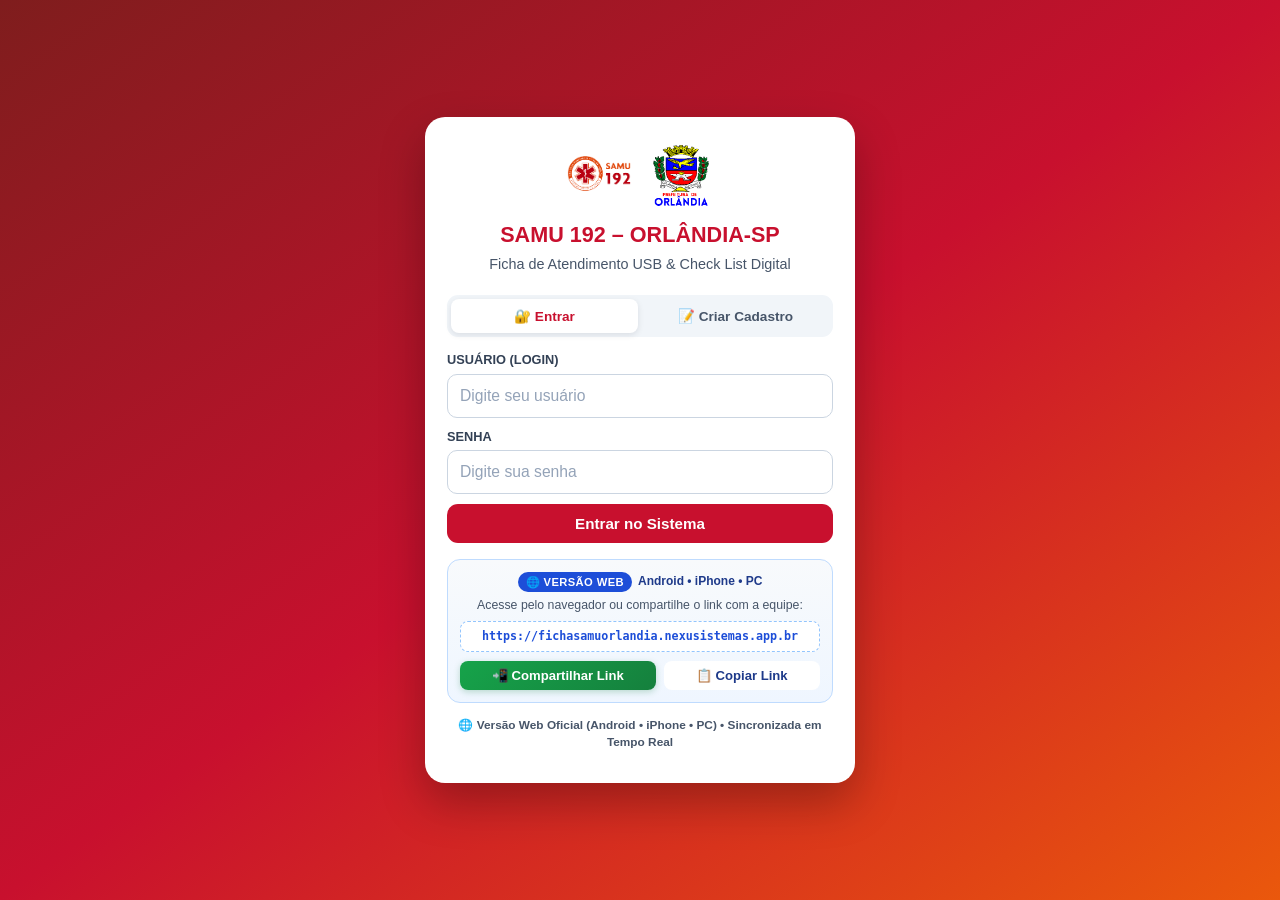
<file: index.html>
<!DOCTYPE html>
<html lang="pt-BR">
<head>
  <meta charset="UTF-8" />
  <meta name="viewport" content="width=device-width, initial-scale=1.0, viewport-fit=cover" />
  <meta name="theme-color" content="#c8102e" />
  <meta http-equiv="refresh" content="0; url=./web-app/" />
  <title>SAMU 192 – Orlândia-SP | Ficha de Atendimento &amp; Check List (Web)</title>
  <link rel="icon" type="image/png" href="./web-app/icon-samu-192.png" />
  <link rel="apple-touch-icon" href="./web-app/icon-samu-192.png" />
  <script>
    (function () {
      var target = './web-app/' + (window.location.search || '') + (window.location.hash || '');
      window.location.replace(target);
    })();
  </script>
</head>
<body style="margin:0;min-height:100vh;display:flex;align-items:center;justify-content:center;font-family:-apple-system,BlinkMacSystemFont,'Segoe UI',Roboto,sans-serif;background:linear-gradient(145deg,#7f1d1d 0%,#c8102e 50%,#ea580c 100%);color:#fff;text-align:center;padding:20px;">
  <div>
    <h1 style="margin:0 0 8px;font-size:1.3rem;">🚑 SAMU 192 – Orlândia-SP</h1>
    <p style="margin:0 0 14px;font-size:0.95rem;opacity:0.92;">Abrindo Ficha de Atendimento &amp; Check List Digital...</p>
    <a href="./web-app/" style="display:inline-block;background:#fff;color:#990b22;font-weight:800;text-decoration:none;padding:10px 18px;border-radius:10px;">Acessar Agora</a>
  </div>
</body>
</html>
</file>
<file: web-app/css/styles.css>
/* ============================================================================
 * SAMU 192 – ORLÂNDIA-SP | ESTILO MOBILE-FIRST DE ALTA LEGIBILIDADE
 * ============================================================================ */

:root {
  --samu-red: #c8102e;
  --samu-red-dark: #990b22;
  --samu-orange: #ea580c;
  --samu-orange-light: #fff7ed;
  --bg: #f1f5f9;
  --card: #ffffff;
  --text: #0f172a;
  --muted: #475569;
  --border: #cbd5e1;
  --success: #16a34a;
  --warning: #d97706;
  --blue: #2563eb;
  --ink-blue: #1248c4;
  --radius: 14px;
  --shadow: 0 4px 14px rgba(15, 23, 42, 0.07);
}

* {
  box-sizing: border-box;
  -webkit-tap-highlight-color: transparent;
}

html {
  margin: 0;
  padding: 0;
  width: 100%;
  max-width: 100%;
  overflow-x: hidden;
  overflow-y: auto;
  -webkit-overflow-scrolling: touch;
}

body {
  margin: 0;
  padding: 0;
  width: 100%;
  max-width: 100%;
  min-height: 100vh;
  overflow-x: clip;
  overflow-y: visible;
  font-family: -apple-system, BlinkMacSystemFont, 'Segoe UI', Roboto, Helvetica, Arial, sans-serif;
  background: var(--bg);
  color: var(--text);
  font-size: 16px;
  line-height: 1.45;
}

input:not([type="checkbox"]):not([type="radio"]):not([type="button"]):not([type="submit"]),
textarea,
select {
  color: var(--ink-blue);
}

input::placeholder,
textarea::placeholder {
  color: #94a3b8;
  font-weight: 400;
}

.hidden { display: none !important; }

/* ===================== TELA DE LOGIN ===================== */
.login-screen {
  min-height: 100vh;
  width: 100%;
  max-width: 100%;
  overflow-x: clip;
  display: flex;
  align-items: center;
  justify-content: center;
  padding: 20px 16px;
  background: linear-gradient(145deg, #7f1d1d 0%, #c8102e 50%, #ea580c 100%);
}

.login-card {
  width: 100%;
  max-width: 430px;
  background: #ffffff;
  border-radius: 20px;
  padding: 26px 22px;
  box-shadow: 0 20px 45px rgba(0, 0, 0, 0.28);
}

.login-logos {
  display: flex;
  align-items: center;
  justify-content: center;
  gap: 18px;
  margin-bottom: 12px;
}

.login-logos img {
  height: 64px;
  width: auto;
  object-fit: contain;
}

.login-title {
  text-align: center;
  margin-bottom: 20px;
}

.login-title h1 {
  margin: 0;
  font-size: 1.35rem;
  color: var(--samu-red);
  font-weight: 800;
}

.login-title p {
  margin: 4px 0 0;
  font-size: 0.9rem;
  color: var(--muted);
  font-weight: 500;
}

.login-demo-box {
  margin-top: 16px;
  padding: 12px;
  background: #f8fafc;
  border: 1px dashed #cbd5e1;
  border-radius: 10px;
  font-size: 0.82rem;
  color: var(--muted);
}

.login-demo-box strong { color: var(--text); }

.login-web-access-card {
  margin-top: 16px;
  padding: 12px;
  background: linear-gradient(180deg, #f8fafc 0%, #eff6ff 100%);
  border: 1px solid #bfdbfe;
  border-radius: 13px;
  text-align: center;
}

.login-web-access-header {
  display: flex;
  align-items: center;
  justify-content: center;
  flex-wrap: wrap;
  gap: 6px;
  margin-bottom: 5px;
}

.login-web-badge {
  display: inline-flex;
  align-items: center;
  gap: 4px;
  background: #1d4ed8;
  color: #ffffff;
  font-size: 0.7rem;
  font-weight: 800;
  letter-spacing: 0.4px;
  padding: 2px 8px;
  border-radius: 99px;
}

.login-web-devices {
  font-size: 0.75rem;
  font-weight: 800;
  color: #1e3a8a;
}

.login-web-desc {
  margin: 0 0 7px;
  font-size: 0.77rem;
  color: var(--muted);
  line-height: 1.35;
}

.login-web-url-pill {
  display: block;
  width: 100%;
  background: #ffffff;
  border: 1px dashed #93c5fd;
  border-radius: 8px;
  padding: 6px 8px;
  margin-bottom: 9px;
  font-family: ui-monospace, SFMono-Regular, Menlo, Consolas, monospace;
  font-size: 0.73rem;
  font-weight: 700;
  color: #1d4ed8;
  text-decoration: none;
  overflow-wrap: anywhere;
  word-break: break-all;
  user-select: all;
  -webkit-user-select: all;
}

.login-web-url-pill:hover {
  background: #eff6ff;
  text-decoration: underline;
}

.login-web-actions {
  display: grid;
  grid-template-columns: minmax(0, 1.25fr) minmax(0, 1fr);
  gap: 8px;
}

.login-web-btn-share {
  background: linear-gradient(135deg, #16a34a 0%, #15803d 100%);
  color: #ffffff;
  border: none;
  font-weight: 800;
  font-size: 0.78rem;
  padding: 8px 10px;
  border-radius: 9px;
  cursor: pointer;
  box-shadow: 0 2px 6px rgba(21, 128, 61, 0.25);
}

.login-web-btn-copy {
  background: #ffffff;
  color: #1e3a8a;
  border: 1px solid #93c5fd;
  font-weight: 800;
  font-size: 0.78rem;
  padding: 8px 10px;
  border-radius: 9px;
  cursor: pointer;
}

@media (max-width: 370px) {
  .login-web-actions {
    grid-template-columns: minmax(0, 1fr);
  }
}

/* ===================== CABEÇALHO DO APP ===================== */
.app-shell {
  min-height: 100vh;
  width: 100%;
  max-width: 100%;
  overflow-x: clip;
  padding-bottom: 84px;
}

.topbar {
  position: sticky;
  top: 0;
  z-index: 40;
  width: 100%;
  max-width: 100%;
  box-sizing: border-box;
  background: linear-gradient(90deg, var(--samu-red-dark), var(--samu-red) 65%, var(--samu-orange));
  color: #ffffff;
  padding: 10px 14px;
  display: flex;
  align-items: center;
  justify-content: space-between;
  flex-wrap: wrap;
  gap: 8px;
  box-shadow: 0 3px 10px rgba(0, 0, 0, 0.16);
}

.topbar-brand {
  display: flex;
  align-items: center;
  gap: 10px;
  min-width: 0;
  max-width: 100%;
  flex: 1 1 140px;
}

.topbar-brand img {
  width: 38px;
  height: 38px;
  border-radius: 8px;
  background: #ffffff;
  padding: 2px;
  object-fit: contain;
  flex-shrink: 0;
}

.topbar-user {
  min-width: 0;
}

.topbar-user-name {
  font-weight: 700;
  font-size: 0.95rem;
  white-space: nowrap;
  overflow: hidden;
  text-overflow: ellipsis;
}

.topbar-role-badge {
  display: inline-block;
  max-width: 100%;
  overflow: hidden;
  text-overflow: ellipsis;
  white-space: nowrap;
  vertical-align: bottom;
  font-size: 0.72rem;
  font-weight: 700;
  text-transform: uppercase;
  background: rgba(255, 255, 255, 0.22);
  padding: 1px 7px;
  border-radius: 99px;
  letter-spacing: 0.4px;
}

.topbar-actions {
  display: flex;
  align-items: center;
  justify-content: flex-end;
  flex-wrap: wrap;
  gap: 6px;
  min-width: 0;
  max-width: 100%;
}

.sync-pill {
  border: none;
  background: rgba(255, 255, 255, 0.18);
  color: #fff;
  font-size: 0.75rem;
  font-weight: 700;
  padding: 6px 10px;
  border-radius: 99px;
  cursor: pointer;
  display: inline-flex;
  align-items: center;
  gap: 5px;
  max-width: 100%;
  white-space: nowrap;
  overflow: hidden;
  text-overflow: ellipsis;
}

.sync-pill.pending { background: #f59e0b; color: #111827; }
.sync-pill.synced { background: rgba(22, 163, 74, 0.88); }
.btn-top-update {
  background: rgba(255, 255, 255, 0.22);
  border: 1px solid rgba(255, 255, 255, 0.35);
}
.btn-top-update.checking {
  background: #0284c7;
  border-color: #38bdf8;
}
.btn-top-update.has-update {
  background: #16a34a;
  border-color: #86efac;
  animation: samuPulseBadge 1.5s infinite;
}

.btn-logout {
  border: 1px solid rgba(255, 255, 255, 0.45);
  background: transparent;
  color: #fff;
  border-radius: 9px;
  padding: 6px 10px;
  font-size: 0.8rem;
  font-weight: 700;
  cursor: pointer;
}

.btn-pass-top {
  background: rgba(255, 255, 255, 0.16);
}

code {
  overflow-wrap: anywhere;
  word-break: break-word;
  max-width: 100%;
}

.pw-pill {
  background: #fef3c7;
  color: #92400e;
  border: 1px solid #fde68a;
  padding: 1px 6px;
  border-radius: 6px;
  font-weight: 800;
  font-size: 0.8rem;
  overflow-wrap: anywhere;
  word-break: break-word;
}

@media (max-width: 520px) {
  .topbar { padding: 8px 10px; gap: 6px; flex-wrap: wrap; }
  .topbar-brand { flex: 1 1 135px; }
  .topbar-actions { gap: 5px; flex-wrap: wrap; justify-content: flex-end; }
  .sync-pill { padding: 5px 8px; font-size: 0.72rem; }
  .btn-logout { padding: 5px 8px; font-size: 0.74rem; }
}
body.sim-phone-mode .topbar { padding: 8px 10px; gap: 6px; flex-wrap: wrap; }
body.sim-phone-mode .topbar-brand { flex: 1 1 135px; }
body.sim-phone-mode .topbar-actions { gap: 5px; flex-wrap: wrap; justify-content: flex-end; }
body.sim-phone-mode .sync-pill { padding: 5px 8px; font-size: 0.72rem; }
body.sim-phone-mode .btn-logout { padding: 5px 8px; font-size: 0.74rem; }

/* ===================== NAVEGAÇÃO INFERIOR ===================== */
.bottom-nav {
  position: fixed;
  bottom: 0;
  left: 0;
  right: 0;
  width: 100%;
  max-width: 100%;
  overflow-x: clip;
  box-sizing: border-box;
  z-index: 45;
  background: #ffffff;
  border-top: 1px solid var(--border);
  display: flex;
  justify-content: space-around;
  padding: 6px 4px calc(6px + env(safe-area-inset-bottom, 0px));
  box-shadow: 0 -4px 16px rgba(15, 23, 42, 0.08);
}

.nav-tab {
  flex: 1 1 0;
  min-width: 0;
  overflow: hidden;
  position: relative;
  border: none;
  background: transparent;
  color: var(--muted);
  display: flex;
  flex-direction: column;
  align-items: center;
  gap: 2px;
  padding: 5px 2px;
  font-size: 0.68rem;
  font-weight: 700;
  border-radius: 10px;
  cursor: pointer;
  white-space: nowrap;
}

.nav-tab > span:last-child {
  max-width: 100%;
  overflow: hidden;
  text-overflow: ellipsis;
}

.nav-tab .nav-icon { font-size: 1.18rem; line-height: 1.1; position: relative; }
.nav-tab.active {
  color: var(--samu-red);
  background: #fef2f2;
}

.nav-badge {
  position: absolute;
  top: 1px;
  right: max(6px, calc(50% - 22px));
  background: #dc2626;
  color: #fff;
  font-size: 0.64rem;
  font-weight: 900;
  min-width: 17px;
  height: 17px;
  padding: 0 4px;
  border-radius: 99px;
  display: inline-flex;
  align-items: center;
  justify-content: center;
  border: 1.5px solid #fff;
}

/* ===================== LAYOUT PRINCIPAL E CARDS ===================== */
.main-container {
  width: 100%;
  max-width: 960px;
  overflow-x: clip;
  box-sizing: border-box;
  margin: 0 auto;
  padding: 14px 12px 32px;
}

.card {
  width: 100%;
  max-width: 100%;
  min-width: 0;
  box-sizing: border-box;
  overflow-wrap: break-word;
  background: var(--card);
  border-radius: var(--radius);
  padding: 16px;
  margin-bottom: 14px;
  box-shadow: var(--shadow);
  border: 1px solid #e2e8f0;
}

.card-title {
  margin: 0 0 12px;
  font-size: 1.05rem;
  font-weight: 800;
  color: var(--samu-red-dark);
  display: flex;
  align-items: center;
  justify-content: space-between;
  flex-wrap: wrap;
  gap: 8px;
}

.section-subtitle {
  margin: 14px 0 8px;
  font-size: 0.88rem;
  font-weight: 800;
  text-transform: uppercase;
  color: var(--muted);
  letter-spacing: 0.4px;
}

/* ===================== FORMULÁRIOS E BOTÕES ===================== */
.grid-2 { display: grid; grid-template-columns: minmax(0, 1fr) minmax(0, 1fr); gap: 10px; }
.grid-3 { display: grid; grid-template-columns: repeat(3, minmax(0, 1fr)); gap: 10px; }
.grid-4 { display: grid; grid-template-columns: repeat(4, minmax(0, 1fr)); gap: 10px; }
.grid-2-compact { display: grid; grid-template-columns: minmax(0, 1fr) minmax(0, 1fr); gap: 10px; }
.grid-date-kms { display: grid; grid-template-columns: 185px minmax(0, 1fr) minmax(0, 1fr); gap: 10px; }
.grid-cep-addr { display: grid; grid-template-columns: 240px minmax(0, 1fr) 130px; gap: 10px; }
.grid-cpf-docs { display: grid; grid-template-columns: 260px minmax(0, 1fr) minmax(0, 1fr); gap: 10px; }
.grid-cep-city { display: grid; grid-template-columns: 240px minmax(0, 1fr) minmax(0, 1fr); gap: 10px; }
.grid-dn-age { display: grid; grid-template-columns: minmax(0, 1fr) minmax(0, 1fr); gap: 10px; }
.grid-dn-age-cnt { display: grid; grid-template-columns: 185px 140px minmax(0, 1fr); gap: 10px; }
.grid-addr-num { display: grid; grid-template-columns: minmax(0, 1fr) 140px; gap: 10px; }
.grid-burns-footer { display: grid; grid-template-columns: minmax(0, 1fr) minmax(0, 1fr) auto; gap: 10px; align-items: end; width: 100%; }
.grid-vitals { display: grid; grid-template-columns: repeat(3, minmax(0, 1fr)); gap: 10px; }
.grid-abast { display: grid; grid-template-columns: repeat(3, minmax(0, 1fr)); gap: 10px; }
.grid-enf-header { display: grid; grid-template-columns: 175px 160px minmax(0, 1fr) 190px; gap: 10px; }

.grid-2 > *, .grid-3 > *, .grid-4 > *, .grid-2-compact > *,
.grid-date-kms > *, .grid-cep-addr > *, .grid-cpf-docs > *,
.grid-cep-city > *, .grid-dn-age > *, .grid-dn-age-cnt > *,
.grid-addr-num > *, .grid-burns-footer > *, .grid-vitals > *,
.grid-abast > *, .grid-enf-header > * {
  min-width: 0;
  max-width: 100%;
}

/* Celulares reais (<= 680px) E modo celular do simulador PC (430px) */
@media (max-width: 680px) {
  .grid-2, .grid-3, .grid-4, .grid-enf-header, .grid-2-mobile-1 { grid-template-columns: minmax(0, 1fr); }
  .grid-date-kms, .grid-cpf-docs, .grid-cep-city, .grid-abast, .grid-vitals, .grid-burns-footer { grid-template-columns: minmax(0, 1fr) minmax(0, 1fr); }
  .grid-cep-addr, .grid-addr-num { grid-template-columns: minmax(0, 1fr) 112px; }
  .grid-dn-age, .grid-dn-age-cnt { grid-template-columns: minmax(0, 1.35fr) minmax(0, 0.85fr); }
  .field-full-phone { grid-column: 1 / -1; }
}

body.sim-phone-mode .grid-2,
body.sim-phone-mode .grid-3,
body.sim-phone-mode .grid-4,
body.sim-phone-mode .grid-enf-header,
body.sim-phone-mode .grid-2-mobile-1 {
  grid-template-columns: minmax(0, 1fr);
}
body.sim-phone-mode .grid-date-kms,
body.sim-phone-mode .grid-cpf-docs,
body.sim-phone-mode .grid-cep-city,
body.sim-phone-mode .grid-abast,
body.sim-phone-mode .grid-vitals,
body.sim-phone-mode .grid-burns-footer {
  grid-template-columns: minmax(0, 1fr) minmax(0, 1fr);
}
body.sim-phone-mode .grid-cep-addr,
body.sim-phone-mode .grid-addr-num {
  grid-template-columns: minmax(0, 1fr) 112px;
}
body.sim-phone-mode .grid-dn-age,
body.sim-phone-mode .grid-dn-age-cnt {
  grid-template-columns: minmax(0, 1.35fr) minmax(0, 0.85fr);
}
body.sim-phone-mode .field-full-phone {
  grid-column: 1 / -1;
}

@media (max-width: 350px) {
  .grid-2-compact, .grid-date-kms, .grid-cpf-docs, .grid-cep-city,
  .grid-cep-addr, .grid-addr-num, .grid-dn-age, .grid-dn-age-cnt, .grid-burns-footer,
  .grid-vitals, .grid-abast {
    grid-template-columns: minmax(0, 1fr);
  }
}

.field {
  display: flex;
  flex-direction: column;
  gap: 4px;
  margin-bottom: 10px;
  min-width: 0;
}

.field > label {
  margin-bottom: auto;
}

.field label {
  font-size: 0.8rem;
  font-weight: 700;
  color: #334155;
  text-transform: uppercase;
}

.field input, .field select, .field textarea {
  width: 100%;
  min-width: 0;
  padding: 11px 12px;
  border: 1.5px solid var(--border);
  border-radius: 10px;
  font-size: 0.98rem;
  font-family: inherit;
  font-weight: 600;
  color: var(--ink-blue);
  background: #ffffff;
  transition: border-color 0.15s;
}

.field input::placeholder, .field textarea::placeholder {
  color: #94a3b8;
  font-weight: 400;
}

.field input, .field select {
  min-height: 44px;
}

.field input:focus, .field select:focus, .field textarea:focus {
  outline: none;
  border-color: var(--samu-red);
  box-shadow: 0 0 0 3px rgba(200, 16, 46, 0.12);
}

.pa-input-box {
  display: flex;
  align-items: center;
  width: 100%;
  min-height: 44px;
  border: 1.5px solid var(--border);
  border-radius: 10px;
  background: #ffffff;
  padding: 0 6px;
  transition: border-color 0.15s, box-shadow 0.15s;
  cursor: text;
}

.pa-input-box:focus-within {
  border-color: var(--samu-red);
  box-shadow: 0 0 0 3px rgba(200, 16, 46, 0.12);
}

.pa-input-box input.pa-part-inp {
  flex: 1 1 0;
  width: 0;
  min-width: 0;
  min-height: 41px;
  border: none !important;
  box-shadow: none !important;
  background: transparent;
  padding: 8px 3px;
  text-align: center;
  font-size: 0.98rem;
  font-weight: 700;
  color: var(--ink-blue);
}

.pa-input-box input.pa-part-inp:focus {
  outline: none;
  border: none !important;
  box-shadow: none !important;
}

.pa-input-box .pa-x-sep {
  flex: 0 0 auto;
  padding: 0 4px;
  font-size: 0.96rem;
  font-weight: 800;
  color: #475569;
  user-select: none;
}

.btn {
  display: inline-flex;
  align-items: center;
  justify-content: center;
  gap: 7px;
  padding: 11px 16px;
  border-radius: 11px;
  font-size: 0.95rem;
  font-weight: 700;
  border: none;
  cursor: pointer;
  transition: transform 0.08s, opacity 0.15s;
}

.btn:active { transform: scale(0.98); }
.btn-block { width: 100%; }
.btn-sm { padding: 7px 11px; font-size: 0.82rem; border-radius: 8px; }
.btn-primary { background: var(--samu-red); color: #ffffff; }
.btn-orange { background: var(--samu-orange); color: #ffffff; }
.btn-success { background: var(--success); color: #ffffff; }
.btn-secondary { background: #e2e8f0; color: #1e293b; }
.btn-outline { background: #ffffff; color: var(--text); border: 1.5px solid var(--border); }
.btn-danger-outline { background: #fef2f2; color: #b91c1c; border: 1.5px solid #fca5a5; }
.btn-danger-outline:hover { background: #fee2e2; border-color: #f87171; }

/* ===================== NAVEGAÇÃO POR ETAPAS DA FICHA (ROLAGEM HORIZONTAL) ===================== */
.sticky-ficha-nav-stack {
  position: sticky;
  top: calc(var(--topbar-h, 58px) + var(--bgsync-h, 0px));
  z-index: 44;
  background: var(--bg);
  padding: 4px 0 6px;
  margin-bottom: 10px;
}

.sticky-ficha-nav-stack .quick-draft-bar {
  position: static;
  margin-bottom: 7px;
}

.sticky-ficha-nav-stack .step-pills-bar {
  margin-bottom: 0;
  background: #ffffff;
  border: 1.5px solid #dbe3ee;
  border-radius: 12px;
  padding: 5px 5px 3px;
  box-shadow: 0 4px 12px rgba(15, 23, 42, 0.09);
}

.step-pills-bar[data-step-bar="enf-sections"] {
  position: sticky;
  top: calc(var(--topbar-h, 58px) + var(--bgsync-h, 0px) + var(--draftbar-h, 52px) + 4px);
  z-index: 43;
  background: #ffffff;
  border: 1.5px solid #dbe3ee;
  border-radius: 12px;
  padding: 5px 5px 3px;
  box-shadow: 0 4px 12px rgba(15, 23, 42, 0.09);
}

.step-pills-bar {
  display: flex;
  align-items: center;
  gap: 5px;
  width: 100%;
  max-width: 100%;
  margin-bottom: 12px;
}

.step-scroll-btn {
  flex-shrink: 0;
  width: 30px;
  height: 36px;
  border-radius: 10px;
  border: 1.5px solid var(--border);
  background: #ffffff;
  color: var(--samu-red-dark);
  font-size: 1.25rem;
  font-weight: 900;
  line-height: 1;
  display: inline-flex;
  align-items: center;
  justify-content: center;
  cursor: pointer;
  padding: 0;
  box-shadow: 0 1px 4px rgba(15, 23, 42, 0.06);
  user-select: none;
}

.step-scroll-btn:active {
  transform: scale(0.95);
}

.step-scroll-btn:disabled {
  opacity: 0.3;
  cursor: default;
}

.step-scroll-btn.hidden-arrow {
  display: none;
}

.step-pills {
  flex: 1;
  min-width: 0;
  width: 100%;
  display: flex;
  flex-wrap: nowrap;
  gap: 6px;
  overflow-x: auto;
  overflow-y: hidden;
  -webkit-overflow-scrolling: touch;
  touch-action: pan-x pan-y;
  overscroll-behavior-x: contain;
  padding: 2px 2px 7px;
  scrollbar-width: thin;
  scrollbar-color: #94a3b8 #e2e8f0;
  cursor: grab;
}

.step-pills.dragging {
  cursor: grabbing;
}

.step-pills::-webkit-scrollbar {
  height: 5px;
  display: block;
}

.step-pills::-webkit-scrollbar-track {
  background: #e2e8f0;
  border-radius: 99px;
}

.step-pills::-webkit-scrollbar-thumb {
  background: #94a3b8;
  border-radius: 99px;
}

.step-pills::-webkit-scrollbar-thumb:hover {
  background: var(--samu-red);
}

.step-pill {
  flex-shrink: 0;
  white-space: nowrap;
  border: 1.5px solid var(--border);
  background: #ffffff;
  color: var(--muted);
  font-weight: 700;
  font-size: 0.82rem;
  padding: 8px 13px;
  border-radius: 99px;
  cursor: pointer;
  touch-action: pan-x pan-y;
  user-select: none;
}

.step-pill.active {
  background: var(--samu-red);
  border-color: var(--samu-red);
  color: #ffffff;
}

/* ===================== CHIPS SELECIONÁVEIS & RISCO ===================== */
.chips-wrap {
  display: flex;
  flex-wrap: wrap;
  gap: 8px;
}

.chip-btn {
  border: 1.5px solid var(--border);
  background: #f8fafc;
  color: var(--text);
  padding: 9px 13px;
  border-radius: 10px;
  font-size: 0.86rem;
  font-weight: 700;
  cursor: pointer;
  user-select: none;
}

.chip-btn.selected {
  background: #eff6ff;
  border-color: var(--ink-blue);
  color: var(--ink-blue);
  box-shadow: inset 0 0 0 1px var(--ink-blue);
}

.risk-grid {
  display: grid;
  grid-template-columns: repeat(4, 1fr);
  gap: 8px;
}
@media (max-width: 680px) {
  .risk-grid { grid-template-columns: 1fr 1fr; }
}
body.sim-phone-mode .risk-grid {
  grid-template-columns: 1fr 1fr;
}

.risk-btn {
  padding: 12px 8px;
  border-radius: 11px;
  border: 2px solid var(--border);
  background: #fff;
  font-weight: 800;
  font-size: 0.9rem;
  cursor: pointer;
  text-align: center;
}

/* ===================== HORÁRIOS COM BOTÃO AGORA ===================== */
.time-grid {
  display: grid;
  grid-template-columns: repeat(2, 1fr);
  gap: 10px;
}
@media (min-width: 820px) {
  body:not(.sim-phone-mode) .time-grid { grid-template-columns: repeat(4, 1fr); }
}
@media (max-width: 340px) {
  .time-grid { grid-template-columns: 1fr; }
}

.time-card {
  border: 1.5px solid #e2e8f0;
  border-radius: 12px;
  padding: 10px;
  background: #f8fafc;
  display: flex;
  flex-direction: column;
}

.time-card label {
  display: block;
  font-size: 0.75rem;
  font-weight: 800;
  color: #334155;
  margin-bottom: auto;
  padding-bottom: 6px;
}

.time-input-row {
  display: flex;
  gap: 6px;
}

.time-input-row input {
  flex: 1;
  min-width: 0;
  min-height: 42px;
  padding: 8px 10px;
  font-size: 1.02rem;
  font-weight: 800;
  text-align: center;
  color: var(--ink-blue);
  border: 1.5px solid var(--border);
  border-radius: 8px;
  background: #ffffff;
}

.btn-now {
  background: var(--samu-orange);
  color: #fff;
  border: none;
  border-radius: 8px;
  padding: 7px 10px;
  min-height: 36px;
  font-weight: 800;
  font-size: 0.78rem;
  cursor: pointer;
  white-space: nowrap;
  display: inline-flex;
  align-items: center;
  justify-content: center;
}

@media (max-width: 680px) {
  .time-input-row { flex-direction: column; }
  .time-input-row input { width: 100%; }
  .btn-now { width: 100%; }
}
body.sim-phone-mode .time-input-row {
  flex-direction: column;
}
body.sim-phone-mode .time-input-row input {
  width: 100%;
}
body.sim-phone-mode .btn-now {
  width: 100%;
}

/* ===================== BONECO INTERATIVO REGRA DOS 9 ===================== */
.burn-interactive-box {
  display: flex;
  flex-direction: column;
  align-items: center;
  gap: 10px;
  background: #fff;
  border: 1.5px solid var(--border);
  border-radius: 12px;
  padding: 12px;
}

.burn-stage {
  position: relative;
  width: 270px;
  max-width: 100%;
  height: 330px;
  user-select: none;
}

.burn-stage img {
  width: 100%;
  height: 100%;
  object-fit: fill;
  pointer-events: none;
}

.burn-zone-btn {
  position: absolute;
  transform: translate(-50%, -50%);
  border: 1.5px dashed rgba(220, 38, 38, 0.45);
  background: rgba(254, 226, 226, 0.18);
  border-radius: 50%;
  cursor: pointer;
  padding: 0;
}

.burn-zone-btn.active {
  background: rgba(220, 38, 38, 0.48);
  border: 2px solid #b91c1c;
  box-shadow: 0 0 8px rgba(220, 38, 38, 0.5);
}

/* ===================== PUPILAS E SIM/NÃO ===================== */
.yn-row {
  display: flex;
  align-items: center;
  justify-content: space-between;
  padding: 8px 10px;
  background: #f8fafc;
  border-radius: 10px;
  margin-bottom: 8px;
  border: 1px solid #e2e8f0;
}

.yn-row span { font-weight: 700; font-size: 0.9rem; }
.yn-btns { display: flex; gap: 6px; }
.yn-btn {
  padding: 7px 16px;
  border-radius: 8px;
  border: 1.5px solid var(--border);
  background: #fff;
  font-weight: 800;
  cursor: pointer;
}
.yn-btn.active-yes { background: #eff6ff; border-color: var(--ink-blue); color: var(--ink-blue); box-shadow: inset 0 0 0 1px var(--ink-blue); }
.yn-btn.active-no { background: var(--ink-blue); border-color: var(--ink-blue); color: #ffffff; }

.pupil-selector {
  display: grid;
  grid-template-columns: repeat(3, 1fr);
  gap: 8px;
  margin: 8px 0;
}

.pupil-card {
  border: 1.5px solid var(--border);
  border-radius: 10px;
  padding: 6px;
  text-align: center;
  background: #fff;
  cursor: pointer;
}

.pupil-card.selected {
  border-color: var(--ink-blue);
  background: #eff6ff;
  box-shadow: inset 0 0 0 1px var(--ink-blue);
}

.pupil-card img {
  height: 34px;
  width: 72px;
  max-width: 100%;
  object-fit: cover;
  object-position: left center;
}

.pupil-card small {
  display: block;
  font-size: 0.74rem;
  font-weight: 700;
  color: var(--muted);
}

/* ===================== QUADROS DE ASSINATURA NO FORM ===================== */
.sig-preview-box {
  border: 2px dashed #94a3b8;
  border-radius: 12px;
  background: #f8fafc;
  min-height: 96px;
  display: flex;
  flex-direction: column;
  align-items: center;
  justify-content: center;
  padding: 10px;
  cursor: pointer;
  text-align: center;
  margin-top: 6px;
}

.sig-preview-box.signed {
  border-style: solid;
  border-color: var(--success);
  background: #ffffff;
}

.sig-preview-box img {
  max-height: 76px;
  max-width: 100%;
  object-fit: contain;
}

.sig-preview-box span {
  font-size: 0.85rem;
  font-weight: 700;
  color: var(--samu-red);
}

/* ===================== MODAL DE ASSINATURA NA TELA ===================== */
.sig-modal, .preview-modal, .modal-overlay {
  position: fixed;
  inset: 0;
  z-index: 100;
  background: rgba(15, 23, 42, 0.78);
  display: flex;
  align-items: center;
  justify-content: center;
  padding: 12px;
}

.sig-modal-card {
  background: #ffffff;
  width: 100%;
  max-width: 680px;
  border-radius: 18px;
  padding: 16px;
  display: flex;
  flex-direction: column;
  gap: 12px;
}

.sig-modal-header {
  display: flex;
  justify-content: space-between;
  align-items: flex-start;
}
.sig-modal-header h3 { margin: 0; font-size: 1.1rem; color: var(--samu-red-dark); }
.sig-modal-header p { margin: 2px 0 0; font-size: 0.84rem; color: var(--muted); }

.btn-icon-close {
  border: none;
  background: #f1f5f9;
  width: 36px;
  height: 36px;
  border-radius: 50%;
  font-size: 1.4rem;
  line-height: 1;
  cursor: pointer;
}

.sig-canvas-wrap {
  position: relative;
  width: 100%;
  height: 240px;
  border: 2px solid #94a3b8;
  border-radius: 12px;
  background: #ffffff;
  overflow: hidden;
  touch-action: none;
}

.sig-baseline {
  position: absolute;
  left: 24px;
  right: 24px;
  bottom: 42px;
  border-bottom: 1.5px dashed #cbd5e1;
  text-align: center;
  pointer-events: none;
}

.sig-baseline span {
  font-size: 0.72rem;
  color: #94a3b8;
  background: #fff;
  padding: 0 8px;
  position: relative;
  top: 9px;
}

.sig-personal-row {
  display: flex;
  flex-wrap: wrap;
  align-items: center;
  justify-content: space-between;
  gap: 8px;
  font-size: 0.83rem;
}

.sig-save-default-lbl {
  display: inline-flex;
  align-items: center;
  gap: 6px;
  cursor: pointer;
}

.sig-modal-footer {
  display: flex;
  justify-content: space-between;
  gap: 8px;
  flex-wrap: wrap;
}

.sig-footer-right { display: flex; gap: 8px; flex-wrap: wrap; justify-content: flex-end; }

/* ===================== CHECK LIST CONDUTOR & DIAGRAMA VIATURA ===================== */
.check-item-row {
  display: flex;
  align-items: center;
  justify-content: space-between;
  flex-wrap: wrap;
  gap: 6px 10px;
  padding: 9px 10px;
  border-bottom: 1px solid #e2e8f0;
}
.check-item-row:last-child { border-bottom: none; }

.check-item-info {
  min-width: 0;
  flex: 1 1 180px;
}
.check-item-qty {
  display: inline-block;
  background: #e2e8f0;
  color: #1e293b;
  font-weight: 800;
  font-size: 0.75rem;
  padding: 2px 6px;
  border-radius: 6px;
  margin-right: 6px;
}
.check-item-name { font-weight: 700; font-size: 0.9rem; }

.code-pills {
  display: flex;
  gap: 5px;
  flex-shrink: 0;
  flex-wrap: wrap;
  margin-left: auto;
  justify-content: flex-end;
}

.code-pill {
  border: 1.5px solid var(--border);
  background: #fff;
  border-radius: 7px;
  padding: 6px 8px;
  font-size: 0.78rem;
  font-weight: 800;
  cursor: pointer;
}
.code-pill.active-OK {
  background: #eff6ff;
  border-color: var(--ink-blue);
  color: var(--ink-blue);
  box-shadow: inset 0 0 0 1px var(--ink-blue);
}
.code-pill.active-warn {
  background: var(--ink-blue);
  border-color: var(--ink-blue);
  color: #ffffff;
}

.amb-damage-stage {
  position: relative;
  width: 100%;
  max-width: 440px;
  margin: 0 auto;
  border: 1.5px solid var(--border);
  border-radius: 12px;
  overflow: hidden;
  background: #fff;
  cursor: crosshair;
}

.amb-damage-stage img {
  width: 100%;
  display: block;
  pointer-events: none;
}

.amb-pin {
  position: absolute;
  transform: translate(-50%, -50%);
  width: 26px;
  height: 26px;
  border-radius: 50%;
  background: var(--ink-blue);
  color: #fff;
  border: 2px solid #fff;
  font-weight: 800;
  font-size: 0.78rem;
  display: flex;
  align-items: center;
  justify-content: center;
  box-shadow: 0 2px 6px rgba(0, 0, 0, 0.35);
  cursor: pointer;
}

/* ===================== HISTÓRICO E BUSCA DE PACIENTES ===================== */
.search-bar-box {
  position: relative;
  margin-bottom: 12px;
}

.search-bar-box input {
  width: 100%;
  padding: 13px 16px 13px 40px;
  border-radius: 12px;
  border: 2px solid var(--border);
  font-size: 1rem;
  font-weight: 600;
  color: var(--ink-blue);
  background: #ffffff;
}

.search-bar-box input:focus {
  outline: none;
  border-color: var(--samu-red);
}

.search-bar-icon {
  position: absolute;
  left: 13px;
  top: 50%;
  transform: translateY(-50%);
  font-size: 1.1rem;
}

.history-card {
  width: 100%;
  max-width: 100%;
  min-width: 0;
  box-sizing: border-box;
  overflow-wrap: break-word;
  background: #ffffff;
  border-radius: 13px;
  padding: 14px;
  margin-bottom: 10px;
  border: 1px solid #e2e8f0;
  box-shadow: var(--shadow);
}

.history-top {
  display: flex;
  justify-content: space-between;
  align-items: flex-start;
  flex-wrap: wrap;
  gap: 8px;
  margin-bottom: 6px;
}

.type-badge {
  display: inline-block;
  max-width: 100%;
  white-space: normal;
  overflow-wrap: anywhere;
  word-break: break-word;
  line-height: 1.3;
  font-size: 0.72rem;
  font-weight: 800;
  padding: 3px 8px;
  border-radius: 6px;
  text-transform: uppercase;
}
.type-ficha { background: #fee2e2; color: #991b1b; }
.type-condutor { background: #ffedd5; color: #9a3412; }
.type-enfermagem { background: #dcfce7; color: #166534; }

.status-tag {
  font-size: 0.74rem;
  font-weight: 700;
  padding: 2px 8px;
  border-radius: 99px;
}
.status-synced { background: #dcfce7; color: #15803d; }
.status-pending { background: #fef3c7; color: #b45309; }
.status-draft { background: #ede9fe; color: #6d28d9; border: 1px solid #c4b5fd; }

/* ===================== BARRA ILUSTRATIVA FIXA DE SINCRONIZAÇÃO & ENVIO EM 2º PLANO ===================== */
@keyframes samuStripesMove {
  0% { background-position: 0 0; }
  100% { background-position: 28px 0; }
}
@keyframes samuPulseBadge {
  0%, 100% { transform: scale(1); }
  50% { transform: scale(1.04); }
}
@keyframes samuIconFloat {
  0%, 100% { transform: translateY(0); }
  50% { transform: translateY(-2px); }
}

.global-bg-sync-wrap {
  position: sticky;
  top: var(--topbar-h, 58px);
  z-index: 45;
  width: 100%;
  max-width: 960px;
  margin: 0 auto;
  padding: 8px 12px 6px;
  background: var(--bg);
}

.global-bg-sync-card {
  background: linear-gradient(135deg, #0f172a 0%, #1e293b 100%);
  color: #f8fafc;
  border-radius: 12px;
  padding: 8px 11px 9px;
  border: 1px solid rgba(56, 189, 248, 0.35);
  box-shadow: 0 6px 16px rgba(15, 23, 42, 0.24);
  transition: border-color 0.25s ease, background 0.25s ease;
}

.global-bg-sync-card.state-success {
  background: linear-gradient(135deg, #064e3b 0%, #0f172a 85%);
  border-color: rgba(74, 222, 128, 0.55);
}

.global-bg-sync-card.state-warning {
  background: linear-gradient(135deg, #78350f 0%, #0f172a 85%);
  border-color: rgba(251, 191, 36, 0.55);
}

/* Quando acoplada diretamente à barra Salvar Rascunho | Cabeçalho Regulação | Rascunhos */
body.bg-sync-docked-draft .global-bg-sync-wrap {
  padding-bottom: 0;
}
body.bg-sync-docked-draft .global-bg-sync-card {
  border-bottom-left-radius: 0;
  border-bottom-right-radius: 0;
  border-bottom: 1px solid rgba(255, 255, 255, 0.14);
  box-shadow: none;
}
body.bg-sync-docked-draft .main-container {
  padding-top: 0;
}
body.bg-sync-docked-draft .sticky-ficha-nav-stack {
  padding-top: 0;
}
body.bg-sync-docked-draft .quick-draft-bar {
  border-top-left-radius: 0;
  border-top-right-radius: 0;
}

.bg-sync-top-row {
  display: flex;
  align-items: center;
  justify-content: space-between;
  gap: 8px;
  margin-bottom: 5px;
}

.bg-sync-title-wrap {
  display: flex;
  align-items: center;
  gap: 8px;
  min-width: 0;
  flex: 1;
}

.bg-sync-pulse-icon {
  font-size: 1.15rem;
  line-height: 1;
  flex-shrink: 0;
  display: inline-block;
  animation: samuIconFloat 1.4s ease-in-out infinite;
}

.global-bg-sync-card.state-success .bg-sync-pulse-icon,
.global-bg-sync-card.state-warning .bg-sync-pulse-icon {
  animation: none;
}

.bg-sync-texts {
  min-width: 0;
  flex: 1;
}

.bg-sync-title {
  font-size: 0.79rem;
  font-weight: 800;
  color: #ffffff;
  white-space: nowrap;
  overflow: hidden;
  text-overflow: ellipsis;
}

.bg-sync-detail {
  font-size: 0.71rem;
  font-weight: 600;
  color: #bae6fd;
  white-space: nowrap;
  overflow: hidden;
  text-overflow: ellipsis;
}

.global-bg-sync-card.state-success .bg-sync-detail { color: #86efac; }
.global-bg-sync-card.state-warning .bg-sync-detail { color: #fde68a; }

.bg-sync-right-actions {
  display: flex;
  align-items: center;
  gap: 6px;
  flex-shrink: 0;
}

.bg-sync-queue-pill {
  background: rgba(56, 189, 248, 0.22);
  color: #7dd3fc;
  border: 1px solid rgba(56, 189, 248, 0.4);
  font-size: 0.68rem;
  font-weight: 800;
  padding: 2px 7px;
  border-radius: 99px;
}

.bg-sync-pct {
  font-size: 0.75rem;
  font-weight: 900;
  color: #38bdf8;
  min-width: 32px;
  text-align: right;
}

.global-bg-sync-card.state-success .bg-sync-pct { color: #4ade80; }
.global-bg-sync-card.state-warning .bg-sync-pct { color: #fbbf24; }

.bg-sync-view-pdf-btn {
  background: #22c55e;
  color: #052e16;
  border: none;
  border-radius: 8px;
  padding: 5px 9px;
  font-size: 0.73rem;
  font-weight: 900;
  cursor: pointer;
  white-space: nowrap;
  box-shadow: 0 2px 8px rgba(34, 197, 94, 0.35);
}
.bg-sync-view-pdf-btn:active { transform: scale(0.97); }

.bg-sync-close-btn {
  background: rgba(255, 255, 255, 0.12);
  color: #cbd5e1;
  border: none;
  border-radius: 6px;
  width: 24px;
  height: 24px;
  font-size: 0.76rem;
  font-weight: 800;
  cursor: pointer;
  display: inline-flex;
  align-items: center;
  justify-content: center;
}

.bg-sync-stages {
  display: flex;
  align-items: center;
  gap: 5px;
  margin-bottom: 6px;
  flex-wrap: wrap;
}

.bg-stage-chip {
  font-size: 0.67rem;
  font-weight: 800;
  padding: 2px 7px;
  border-radius: 99px;
  background: rgba(255, 255, 255, 0.08);
  color: #94a3b8;
  border: 1px solid rgba(255, 255, 255, 0.1);
  display: inline-flex;
  align-items: center;
  gap: 3px;
}

.bg-stage-chip.active {
  background: rgba(14, 165, 233, 0.25);
  color: #e0f2fe;
  border-color: #38bdf8;
}

.bg-stage-chip.done {
  background: rgba(22, 163, 74, 0.28);
  color: #bbf7d0;
  border-color: #4ade80;
}

.bg-stage-chip.queued {
  background: rgba(245, 158, 11, 0.25);
  color: #fef3c7;
  border-color: #fbbf24;
}

.bg-stage-arrow {
  font-size: 0.65rem;
  color: #64748b;
  font-weight: 900;
}

.bg-sync-track {
  width: 100%;
  height: 7px;
  background: rgba(255, 255, 255, 0.13);
  border-radius: 99px;
  overflow: hidden;
}

.bg-sync-fill {
  height: 100%;
  border-radius: 99px;
  background-color: #0ea5e9;
  background-image: linear-gradient(
    45deg,
    rgba(255, 255, 255, 0.24) 25%,
    transparent 25%,
    transparent 50%,
    rgba(255, 255, 255, 0.24) 50%,
    rgba(255, 255, 255, 0.24) 75%,
    transparent 75%,
    transparent
  );
  background-size: 28px 28px;
  animation: samuStripesMove 0.85s linear infinite;
  transition: width 0.28s ease, background-color 0.25s ease;
}

.global-bg-sync-card.state-success .bg-sync-fill {
  background-color: #22c55e;
  background-image: none;
  animation: none;
}

.global-bg-sync-card.state-warning .bg-sync-fill {
  background-color: #f59e0b;
  background-image: none;
  animation: none;
}

/* ===================== BARRA FIXA DE ACESSO FÁCIL A RASCUNHOS ===================== */
.quick-draft-bar {
  position: sticky;
  top: calc(var(--topbar-h, 58px) + var(--bgsync-h, 0px));
  z-index: 44;
  background: linear-gradient(135deg, #1e293b 0%, #0f172a 100%);
  color: #fff;
  border-radius: 12px;
  padding: 8px 10px;
  margin-bottom: 10px;
  display: flex;
  align-items: center;
  justify-content: space-between;
  gap: 6px;
  flex-wrap: wrap;
  box-shadow: 0 4px 14px rgba(15, 23, 42, 0.22);
}

.quick-draft-btns {
  display: flex;
  align-items: center;
  gap: 6px;
  flex-wrap: wrap;
  width: 100%;
}

.btn-draft-save {
  background: #f59e0b;
  color: #111827;
  border: none;
  border-radius: 9px;
  padding: 8px 11px;
  font-size: 0.8rem;
  font-weight: 800;
  cursor: pointer;
  flex: 1;
  min-width: 128px;
  display: inline-flex;
  align-items: center;
  justify-content: center;
  gap: 5px;
}
.btn-draft-save:active { transform: scale(0.98); }

.btn-draft-new {
  background: #2563eb;
  color: #fff;
  border: none;
  border-radius: 9px;
  padding: 8px 11px;
  font-size: 0.8rem;
  font-weight: 800;
  cursor: pointer;
  flex: 1;
  min-width: 132px;
  display: inline-flex;
  align-items: center;
  justify-content: center;
  gap: 5px;
}
.btn-draft-new:active { transform: scale(0.98); }

.btn-draft-list {
  background: rgba(255, 255, 255, 0.14);
  color: #fff;
  border: 1px solid rgba(255, 255, 255, 0.28);
  border-radius: 9px;
  padding: 8px 10px;
  font-size: 0.79rem;
  font-weight: 800;
  cursor: pointer;
  display: inline-flex;
  align-items: center;
  justify-content: center;
  gap: 5px;
  white-space: nowrap;
}

.draft-count-badge {
  background: #ef4444;
  color: #fff;
  font-size: 0.72rem;
  font-weight: 900;
  padding: 1px 6px;
  border-radius: 99px;
}

/* ===================== LINHA INPUT + BOTÃO BUSCAR CEP / CPF ===================== */
.input-action-row {
  display: flex;
  gap: 8px;
  align-items: stretch;
  flex-wrap: wrap;
  width: 100%;
}
.input-action-row input {
  flex: 1 1 135px;
  min-width: 135px;
}
.btn-lookup {
  background: #0f172a;
  color: #fff;
  border: none;
  border-radius: 10px;
  padding: 0 13px;
  min-height: 44px;
  font-size: 0.8rem;
  font-weight: 800;
  cursor: pointer;
  white-space: nowrap;
  display: inline-flex;
  align-items: center;
  justify-content: center;
  gap: 4px;
}
.btn-lookup:disabled {
  opacity: 0.55;
  cursor: wait;
}

.field-hint {
  font-size: 0.73rem;
  margin-top: 3px;
  font-weight: 700;
}
.field-hint:empty {
  display: none;
}
.hint-ok { color: #15803d; }
.hint-warn { color: #b45309; }
.hint-err { color: #dc2626; }

/* ===================== CAIXA DE SELEÇÃO (MEDICAMENTOS E ALERGIAS) ===================== */
.select-box-wrap {
  width: 100%;
  max-width: 100%;
  min-width: 0;
  box-sizing: border-box;
  border: 1.5px solid var(--border);
  border-radius: 10px;
  background: #ffffff;
  margin-bottom: 9px;
  overflow: hidden;
  transition: border-color 0.15s, box-shadow 0.15s;
}

.select-box-wrap.is-open {
  border-color: var(--samu-red);
  box-shadow: 0 0 0 3px rgba(200, 16, 46, 0.12);
}

.select-box-trigger {
  width: 100%;
  max-width: 100%;
  min-width: 0;
  min-height: 44px;
  box-sizing: border-box;
  border: none;
  background: #ffffff;
  padding: 8px 12px;
  display: flex;
  align-items: center;
  justify-content: space-between;
  gap: 8px;
  cursor: pointer;
  text-align: left;
  font-family: inherit;
  font-size: 0.9rem;
  color: var(--text);
  overflow: hidden;
}

.select-box-trigger:active {
  background: #f8fafc;
}

.select-box-summary {
  flex: 1 1 0%;
  min-width: 0;
  white-space: nowrap;
  overflow: hidden;
  text-overflow: ellipsis;
  font-weight: 700;
}

.select-box-summary.is-placeholder {
  color: #64748b;
  font-weight: 600;
}

.select-box-summary.is-nega {
  color: var(--ink-blue);
  font-weight: 800;
}

.select-box-summary.is-has-items {
  color: var(--ink-blue);
  font-weight: 800;
}

.select-box-chevron {
  flex-shrink: 0;
  font-size: 0.76rem;
  font-weight: 800;
  color: #475569;
  background: #f1f5f9;
  padding: 3px 7px;
  border-radius: 6px;
  transition: transform 0.15s;
}

.select-box-wrap.is-open .select-box-chevron {
  background: #fef2f2;
  color: var(--samu-red);
}

.select-box-tags {
  display: flex;
  flex-wrap: wrap;
  gap: 5px;
  padding: 0 12px 10px;
  background: #ffffff;
}

.select-box-tags:empty {
  display: none;
}

.select-box-tag {
  display: inline-flex;
  align-items: center;
  gap: 5px;
  background: #eff6ff;
  border: 1px solid #bfdbfe;
  color: var(--ink-blue);
  font-size: 0.77rem;
  font-weight: 800;
  padding: 3px 8px;
  border-radius: 99px;
}

.select-box-tag button {
  border: none;
  background: transparent;
  color: #dc2626;
  font-weight: 900;
  font-size: 0.9rem;
  line-height: 1;
  padding: 0 1px;
  cursor: pointer;
}

.select-box-panel {
  border-top: 1.5px solid #e2e8f0;
  background: #f8fafc;
}

.select-box-panel-top {
  display: flex;
  align-items: center;
  gap: 6px;
  padding: 8px 10px;
  border-bottom: 1px solid #e2e8f0;
  background: #f1f5f9;
}

.select-box-search {
  flex: 1;
  min-width: 0;
  padding: 7px 10px;
  border: 1.5px solid #cbd5e1;
  border-radius: 8px;
  font-size: 0.85rem;
  font-family: inherit;
  font-weight: 600;
  color: var(--ink-blue);
  background: #ffffff;
}

.select-box-search:focus {
  outline: none;
  border-color: var(--samu-red);
}

.select-box-done-btn {
  flex-shrink: 0;
  border: none;
  background: var(--samu-red);
  color: #ffffff;
  font-size: 0.78rem;
  font-weight: 800;
  padding: 8px 11px;
  border-radius: 8px;
  cursor: pointer;
  white-space: nowrap;
}

.select-box-list {
  max-height: 220px;
  overflow-y: auto;
  -webkit-overflow-scrolling: touch;
  padding: 4px 6px;
}

.select-box-option {
  display: flex;
  align-items: center;
  gap: 9px;
  width: 100%;
  border: none;
  background: transparent;
  padding: 9px 10px;
  border-radius: 8px;
  cursor: pointer;
  text-align: left;
  font-family: inherit;
  font-size: 0.88rem;
  font-weight: 700;
  color: var(--text);
  border-bottom: 1px solid #eef2f7;
}

.select-box-option:last-child {
  border-bottom: none;
}

.select-box-option:hover,
.select-box-option:active {
  background: #eef2ff;
}

.select-box-option.is-selected {
  background: #eff6ff;
  color: var(--ink-blue);
}

.select-box-option.is-nega-opt {
  font-weight: 800;
  background: #f1f5f9;
  margin-bottom: 3px;
}

.select-box-option.is-nega-opt.is-selected {
  background: var(--ink-blue);
  color: #ffffff;
}

.select-box-check {
  width: 19px;
  height: 19px;
  border-radius: 5px;
  border: 2px solid #94a3b8;
  background: #ffffff;
  display: inline-flex;
  align-items: center;
  justify-content: center;
  font-size: 0.76rem;
  font-weight: 900;
  color: transparent;
  flex-shrink: 0;
}

.select-box-option.is-selected .select-box-check {
  background: var(--ink-blue);
  border-color: var(--ink-blue);
  color: #ffffff;
}

.select-box-option.is-nega-opt.is-selected .select-box-check {
  background: #ffffff;
  border-color: #ffffff;
  color: var(--ink-blue);
}

.history-title {
  margin: 4px 0;
  font-size: 1.05rem;
  font-weight: 800;
  color: var(--text);
}

.history-meta {
  font-size: 0.83rem;
  color: var(--muted);
  margin-bottom: 10px;
}

.history-actions {
  display: flex;
  flex-wrap: wrap;
  gap: 7px;
}

/* ===================== MODAL DE VISUALIZAÇÃO DO PDF A4 ===================== */
.preview-modal-card {
  background: #1e293b;
  color: #fff;
  width: 100%;
  max-width: 920px;
  height: 92vh;
  border-radius: 16px;
  display: flex;
  flex-direction: column;
  overflow: hidden;
}

.preview-header {
  padding: 12px 16px;
  background: #0f172a;
  display: flex;
  align-items: center;
  justify-content: space-between;
  gap: 10px;
  flex-wrap: wrap;
}

.preview-pages-scroll {
  flex: 1;
  overflow-y: auto;
  padding: 16px;
  display: flex;
  flex-direction: column;
  align-items: center;
  gap: 18px;
}

.preview-pages-scroll img {
  width: 100%;
  max-width: 780px;
  background: #fff;
  border-radius: 4px;
  box-shadow: 0 8px 25px rgba(0, 0, 0, 0.45);
}

.sticky-form-actions {
  display: flex;
  flex-wrap: wrap;
  gap: 10px;
  margin-top: 16px;
}
.sticky-form-actions .btn { flex: 1; min-width: 180px; }

.toast-banner {
  position: fixed;
  top: 66px;
  left: 50%;
  transform: translateX(-50%);
  z-index: 120;
  background: #0f172a;
  color: #fff;
  padding: 10px 16px;
  border-radius: 16px;
  font-size: 0.86rem;
  font-weight: 700;
  box-shadow: 0 8px 24px rgba(0, 0, 0, 0.28);
  display: flex;
  align-items: center;
  gap: 10px;
  max-width: calc(100vw - 24px);
}
.toast-banner.toast-success {
  background: #064e3b;
  border: 1.5px solid #34d399;
}
.toast-action-btn {
  background: #22c55e;
  color: #052e16;
  border: none;
  border-radius: 8px;
  padding: 5px 10px;
  font-size: 0.78rem;
  font-weight: 900;
  cursor: pointer;
  white-space: nowrap;
  flex-shrink: 0;
}

/* ===================== ABAS ENTRAR / CRIAR CADASTRO ===================== */
.auth-mode-tabs {
  display: flex;
  background: #f1f5f9;
  padding: 4px;
  border-radius: 11px;
  margin-bottom: 14px;
  gap: 4px;
}
.auth-mode-tab {
  flex: 1;
  border: none;
  background: transparent;
  color: #475569;
  padding: 9px 10px;
  border-radius: 8px;
  font-size: 0.85rem;
  font-weight: 800;
  cursor: pointer;
}
.auth-mode-tab.active {
  background: #ffffff;
  color: var(--samu-red);
  box-shadow: 0 2px 6px rgba(15, 23, 42, 0.1);
}

.role-pick-grid {
  display: grid;
  grid-template-columns: repeat(auto-fit, minmax(105px, 1fr));
  gap: 8px;
}
.role-pick-btn {
  border: 2px solid #cbd5e1;
  background: #f8fafc;
  color: #334155;
  border-radius: 10px;
  padding: 9px 8px;
  font-size: 0.79rem;
  font-weight: 800;
  cursor: pointer;
  text-align: center;
}
.role-pick-btn.active {
  border-color: var(--samu-red);
  background: #fef2f2;
  color: var(--samu-red-dark);
}

/* ===================== RECEBEDORES SALVOS DO HOSPITAL & APROVAÇÕES ===================== */
.receiver-saved-box {
  background: #f8fafc;
  border: 1.5px dashed #cbd5e1;
  border-radius: 10px;
  padding: 9px 10px;
  margin-top: 8px;
  margin-bottom: 10px;
}

.receiver-chip-wrap {
  display: flex;
  flex-wrap: wrap;
  gap: 6px;
  margin-top: 6px;
}

.receiver-chip {
  display: inline-flex;
  align-items: center;
  gap: 5px;
  background: #ffffff;
  border: 1.5px solid #94a3b8;
  color: #0f172a;
  border-radius: 99px;
  padding: 5px 10px;
  font-size: 0.78rem;
  font-weight: 800;
  cursor: pointer;
}
.receiver-chip.active {
  background: #0f172a;
  border-color: #0f172a;
  color: #ffffff;
}
.receiver-chip-edit {
  background: none;
  border: none;
  font-size: 0.78rem;
  padding: 0 2px;
  cursor: pointer;
  line-height: 1;
  opacity: 0.88;
}
.receiver-chip-edit:hover {
  opacity: 1;
  transform: scale(1.08);
}
.receiver-chip-del {
  background: none;
  border: none;
  color: #ef4444;
  font-weight: 900;
  font-size: 0.88rem;
  padding: 0 2px;
  cursor: pointer;
  line-height: 1;
}

.cpf-manage-bar {
  display: flex;
  flex-wrap: wrap;
  align-items: center;
  gap: 6px;
  margin-top: 6px;
  padding: 7px 9px;
  background: #f0f9ff;
  border: 1.5px solid #bae6fd;
  border-radius: 9px;
}

.cpf-suggest-card {
  margin-top: 8px;
  padding: 11px 12px;
  background: linear-gradient(135deg, #ecfdf5 0%, #f0f9ff 100%);
  border: 2px solid #10b981;
  border-radius: 11px;
  box-shadow: 0 4px 12px rgba(16, 185, 129, 0.14);
}
.cpf-suggest-header {
  display: flex;
  justify-content: space-between;
  align-items: center;
  gap: 6px;
  flex-wrap: wrap;
  font-size: 0.82rem;
  font-weight: 800;
  color: #065f46;
  margin-bottom: 6px;
}
.cpf-suggest-preview {
  background: rgba(255, 255, 255, 0.86);
  border: 1px solid #a7f3d0;
  border-radius: 8px;
  padding: 7px 9px;
  font-size: 0.78rem;
  color: #1e293b;
  line-height: 1.45;
  margin-bottom: 9px;
}
.cpf-suggest-actions {
  display: flex;
  flex-wrap: wrap;
  gap: 7px;
  align-items: center;
}

.patient-diff-list {
  display: flex;
  flex-direction: column;
  gap: 7px;
  max-height: 46vh;
  overflow-y: auto;
  margin: 10px 0 14px;
  padding: 2px 1px;
  text-align: left;
}
.patient-diff-item {
  background: #f8fafc;
  border: 1.5px solid #e2e8f0;
  border-radius: 9px;
  padding: 8px 10px;
  font-size: 0.82rem;
}
.patient-diff-label {
  font-weight: 800;
  color: #0f172a;
  font-size: 0.77rem;
  text-transform: uppercase;
  letter-spacing: 0.02em;
  margin-bottom: 4px;
}
.patient-diff-values {
  display: flex;
  flex-wrap: wrap;
  align-items: center;
  gap: 6px;
  line-height: 1.35;
}
.patient-diff-old {
  background: #fee2e2;
  color: #991b1b;
  padding: 2px 7px;
  border-radius: 6px;
  font-weight: 700;
  word-break: break-word;
}
.patient-diff-new {
  background: #dcfce7;
  color: #166534;
  padding: 2px 7px;
  border-radius: 6px;
  font-weight: 800;
  word-break: break-word;
}

.catalog-subtabs {
  display: flex;
  flex-wrap: wrap;
  gap: 6px;
  margin-bottom: 10px;
}
.catalog-subtab {
  flex: 1 1 140px;
  border: 1.5px solid #cbd5e1;
  background: #f8fafc;
  color: #334155;
  border-radius: 10px;
  padding: 8px 10px;
  font-size: 0.8rem;
  font-weight: 800;
  cursor: pointer;
  text-align: center;
}
.catalog-subtab.active {
  background: var(--samu-red);
  border-color: var(--samu-red);
  color: #ffffff;
}

.approval-card {
  border: 2px solid #fbbf24;
  background: #fffbeb;
  border-radius: 12px;
  padding: 12px;
  margin-bottom: 10px;
}
.approval-card-header {
  display: flex;
  justify-content: space-between;
  align-items: center;
  gap: 8px;
  flex-wrap: wrap;
  margin-bottom: 6px;
}

/* ===================== BOTÃO WHATSAPP REGULAÇÃO MÉDICA & SÓ ENVIAR AO DRIVE ===================== */
.btn-whatsapp {
  background: linear-gradient(135deg, #128c7e 0%, #25d366 100%);
  color: #ffffff;
  border: none;
  font-weight: 800;
  box-shadow: 0 3px 10px rgba(18, 140, 126, 0.28);
}
.btn-whatsapp:active {
  transform: scale(0.98);
}

.btn-drive-only {
  background: linear-gradient(135deg, #0369a1 0%, #0284c7 100%);
  color: #ffffff;
  border: none;
  font-weight: 800;
  box-shadow: 0 3px 10px rgba(2, 132, 199, 0.28);
}
.btn-drive-only:active {
  transform: scale(0.98);
}

.btn-draft-whatsapp {
  background: linear-gradient(135deg, #128c7e 0%, #16a34a 100%);
  color: #ffffff;
  border: 1px solid rgba(255, 255, 255, 0.28);
  border-radius: 9px;
  padding: 8px 10px;
  font-size: 0.79rem;
  font-weight: 800;
  cursor: pointer;
  flex: 1;
  min-width: 155px;
  display: inline-flex;
  align-items: center;
  justify-content: center;
  gap: 5px;
  white-space: nowrap;
}
.btn-draft-whatsapp:active {
  transform: scale(0.98);
}

.regulacao-callout {
  margin-top: 14px;
  padding: 12px 14px;
  border-radius: 12px;
  background: #f0fdf4;
  border: 2px solid #22c55e;
  display: flex;
  flex-direction: column;
  gap: 8px;
}

/* ===================== VALIDAÇÃO OBRIGATÓRIA DOS CHECK LISTS ===================== */
.checklist-validation-banner {
  background: #fef2f2;
  border: 2px solid #dc2626;
  color: #991b1b;
  border-radius: 12px;
  padding: 12px 14px;
  margin-bottom: 12px;
  font-size: 0.85rem;
  box-shadow: 0 3px 10px rgba(220, 38, 38, 0.12);
}

.checklist-validation-banner strong {
  display: block;
  font-size: 0.92rem;
  margin-bottom: 4px;
  color: #7f1d1d;
}

.checklist-validation-banner ul {
  margin: 4px 0 0;
  padding-left: 18px;
}

.checklist-validation-banner li {
  margin-bottom: 2px;
  font-weight: 700;
}

.field.field-invalid label {
  color: #b91c1c;
}

.field.field-invalid input,
.field.field-invalid select,
.field.field-invalid textarea {
  border-color: #dc2626 !important;
  background: #fff5f5 !important;
  box-shadow: 0 0 0 3px rgba(220, 38, 38, 0.14);
}

.check-item-row.item-invalid {
  background: #fef2f2;
  border-left: 4px solid #dc2626;
  border-radius: 7px;
  padding-left: 8px;
}

.check-item-row.item-invalid .check-item-name {
  color: #991b1b;
}

.sig-preview-box.sig-invalid {
  border-color: #dc2626 !important;
  background: #fef2f2 !important;
  box-shadow: 0 0 0 3px rgba(220, 38, 38, 0.12);
}

.step-pill.pill-incomplete:not(.active) {
  border-color: #dc2626;
  color: #b91c1c;
  background: #fef2f2;
}

.btn-quick-fill {
  border: 1px solid #cbd5e1;
  background: #f1f5f9;
  color: #0f172a;
  font-size: 0.72rem;
  font-weight: 800;
  padding: 2px 8px;
  border-radius: 99px;
  cursor: pointer;
}

.btn-quick-fill:hover,
.btn-quick-fill:active {
  background: #dcfce7;
  border-color: #16a34a;
  color: #14532d;
}

/* ===================== EQUIPE DO PLANTÃO & SINCRONIZAÇÃO DE FICHAS ===================== */
.crew-sync-bar {
  background: linear-gradient(135deg, #f0fdf4 0%, #ecfdf5 100%);
  border: 1.5px solid #86efac;
  border-radius: 12px;
  padding: 10px 12px;
  margin-bottom: 10px;
  display: flex;
  align-items: center;
  justify-content: space-between;
  gap: 8px;
  flex-wrap: wrap;
}

.crew-sync-bar.unpaired {
  background: #fffbeb;
  border-color: #fcd34d;
}

.crew-sync-info {
  display: flex;
  flex-direction: column;
  gap: 2px;
  min-width: 0;
  flex: 1;
}

.crew-sync-title {
  font-size: 0.83rem;
  font-weight: 800;
  color: #14532d;
}

.crew-sync-bar.unpaired .crew-sync-title {
  color: #92400e;
}

.crew-sync-sub {
  font-size: 0.74rem;
  color: #15803d;
  font-weight: 600;
}

.crew-sync-bar.unpaired .crew-sync-sub {
  color: #b45309;
}

.crew-sync-actions {
  display: flex;
  gap: 6px;
  flex-wrap: wrap;
}

.crew-modal-card {
  width: 100%;
  max-width: 480px;
  max-height: 90vh;
  overflow-y: auto;
  background: #ffffff;
  border-radius: 16px;
  padding: 18px;
  box-shadow: 0 20px 45px rgba(0, 0, 0, 0.35);
}

.crew-self-badge {
  background: #fef2f2;
  border: 1.5px solid #fecaca;
  border-radius: 10px;
  padding: 9px 12px;
  margin-bottom: 10px;
  font-size: 0.82rem;
  color: #7f1d1d;
}

.crew-option-list {
  display: flex;
  flex-direction: column;
  gap: 6px;
  margin-bottom: 12px;
}

.crew-member-option {
  display: flex;
  align-items: center;
  justify-content: space-between;
  gap: 10px;
  width: 100%;
  text-align: left;
  padding: 10px 12px;
  border: 2px solid #cbd5e1;
  border-radius: 11px;
  background: #f8fafc;
  color: #0f172a;
  cursor: pointer;
  transition: all 0.14s ease;
}

.crew-member-option.selected {
  border-color: #16a34a;
  background: #f0fdf4;
  box-shadow: 0 2px 8px rgba(22, 163, 74, 0.14);
}

.crew-member-check {
  width: 22px;
  height: 22px;
  border-radius: 6px;
  border: 2px solid #94a3b8;
  background: #ffffff;
  color: transparent;
  display: inline-flex;
  align-items: center;
  justify-content: center;
  font-size: 0.82rem;
  font-weight: 900;
  flex-shrink: 0;
}

.crew-member-option.selected .crew-member-check {
  background: #16a34a;
  border-color: #16a34a;
  color: #ffffff;
}

.crew-composition-box {
  border-radius: 10px;
  padding: 9px 12px;
  font-size: 0.8rem;
  font-weight: 700;
  margin-bottom: 12px;
}

.crew-composition-box.valid {
  background: #f0fdf4;
  border: 1.5px solid #86efac;
  color: #14532d;
}

.crew-composition-box.invalid {
  background: #fffbeb;
  border: 1.5px solid #fcd34d;
  color: #92400e;
}

.sub-slot-divider {
  margin-top: 12px;
  padding-top: 12px;
  border-top: 1.5px dashed #cbd5e1;
}

/* ===================== CONVITE E ACEITE DE EQUIPE DO PLANTÃO ===================== */
.crew-status-pill {
  display: inline-flex;
  align-items: center;
  gap: 4px;
  font-size: 0.7rem;
  font-weight: 800;
  padding: 2px 7px;
  border-radius: 99px;
}
.crew-status-pill.accepted {
  background: #dcfce7;
  color: #14532d;
  border: 1px solid #86efac;
}
.crew-status-pill.pending {
  background: #fef3c7;
  color: #92400e;
  border: 1px solid #fcd34d;
}
.crew-status-pill.declined {
  background: #fee2e2;
  color: #991b1b;
  border: 1px solid #fca5a5;
}

.crew-invite-banner {
  background: linear-gradient(135deg, #eff6ff 0%, #dbeafe 100%);
  border: 2px solid #2563eb;
  border-radius: 12px;
  padding: 10px 12px;
  margin-bottom: 10px;
  display: flex;
  align-items: center;
  justify-content: space-between;
  flex-wrap: wrap;
  gap: 8px;
  box-shadow: 0 4px 12px rgba(37, 99, 235, 0.14);
}
</file>
